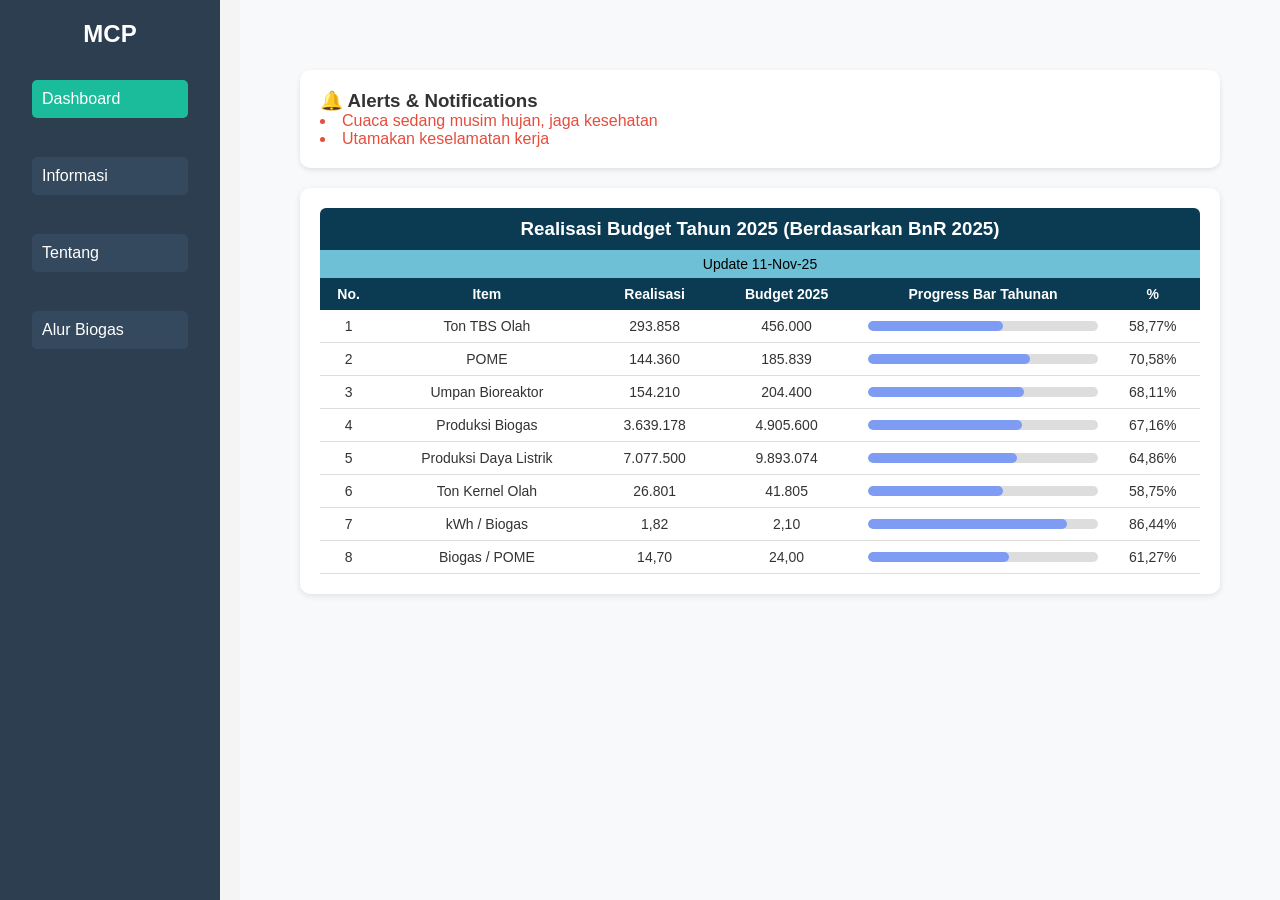
<file: index.html>
<!DOCTYPE html>
<html lang="id">
<head>
  <meta charset="UTF-8">
  <title>MCP Dashboard</title>
  <link rel="stylesheet" href="style.css">
</head>
<body>
  <!-- Sidebar -->
  <div class="sidebar">
    <h2>MCP</h2>
    <ul>
      <li><a href="index.html" class="active">Dashboard</a></li>
      <li><a href="inform.html">Informasi</a></li>
      <li><a href="about.html">Tentang</a></li>
	  <li><a href="alur.html">Alur Biogas</a></li>
    </ul>
  </div>

  <!-- Main -->
  <div class="main">
    
    <!-- Dashboard content -->
    <div class="dashboard">
	
		<div class="notifications">
			<h3>🔔 Alerts & Notifications</h3>
			<ul>
			  <li>Cuaca sedang musim hujan, jaga kesehatan</li>
			  <li>Utamakan keselamatan kerja</li>
			</ul>
		  </div>
	  
	  <!-- Progress Table -->
		<div class="progress-table">
		  <h3>Realisasi Budget Tahun 2025 (Berdasarkan BnR 2025)</h3>
		  <p class="update-date center">Update 11-Nov-25</p>

		  <table>
			<thead>
			  <tr>
				<th>No.</th>
				<th>Item</th>
				<th>Realisasi</th>
				<th>Budget 2025</th>
				<th>Progress Bar Tahunan</th>
				<th>%</th>
			  </tr>
			</thead>
			<tbody>
			  <tr>
				<td>1</td>
				<td>Ton TBS Olah</td>
				<td>293.858</td>
				<td>456.000</td>
				<td><div class="progress"><div class="bar" style="width:58.77%"></div></div></td>
				<td>58,77%</td>
			  </tr>
			  <tr>
				<td>2</td>
				<td>POME</td>
				<td>144.360</td>
				<td>185.839</td>
				<td><div class="progress"><div class="bar" style="width:70.58%"></div></div></td>
				<td>70,58%</td>
			  </tr>
			  <tr>
				<td>3</td>
				<td>Umpan Bioreaktor</td>
				<td>154.210</td>
				<td>204.400</td>
				<td><div class="progress"><div class="bar" style="width:68.11%"></div></div></td>
				<td>68,11%</td>
			  </tr>
			  <tr>
				<td>4</td>
				<td>Produksi Biogas</td>
				<td>3.639.178</td>
				<td>4.905.600</td>
				<td><div class="progress"><div class="bar" style="width:67.16%"></div></div></td>
				<td>67,16%</td>
			  </tr>
			  <tr>
				<td>5</td>
				<td>Produksi Daya Listrik</td>
				<td>7.077.500</td>
				<td>9.893.074</td>
				<td><div class="progress"><div class="bar" style="width:64.86%"></div></div></td>
				<td>64,86%</td>
			  </tr>
			  <tr>
				<td>6</td>
				<td>Ton Kernel Olah</td>
				<td>26.801</td>
				<td>41.805</td>
				<td><div class="progress"><div class="bar" style="width:58.75%"></div></div></td>
				<td>58,75%</td>
			  </tr>
			  <tr>
				<td>7</td>
				<td>kWh / Biogas</td>
				<td>1,82</td>
				<td>2,10</td>
				<td><div class="progress"><div class="bar" style="width:86.44%"></div></div></td>
				<td>86,44%</td>
			  </tr>
			  <tr>
				<td>8</td>
				<td>Biogas / POME</td>
				<td>14,70</td>
				<td>24,00</td>
				<td><div class="progress"><div class="bar" style="width:61.27%"></div></div></td>
				<td>61,27%</td>
			  </tr>
			</tbody>
		  </table>
		</div>

	  
    </div>
  </div>
</body>
</html>
</file>
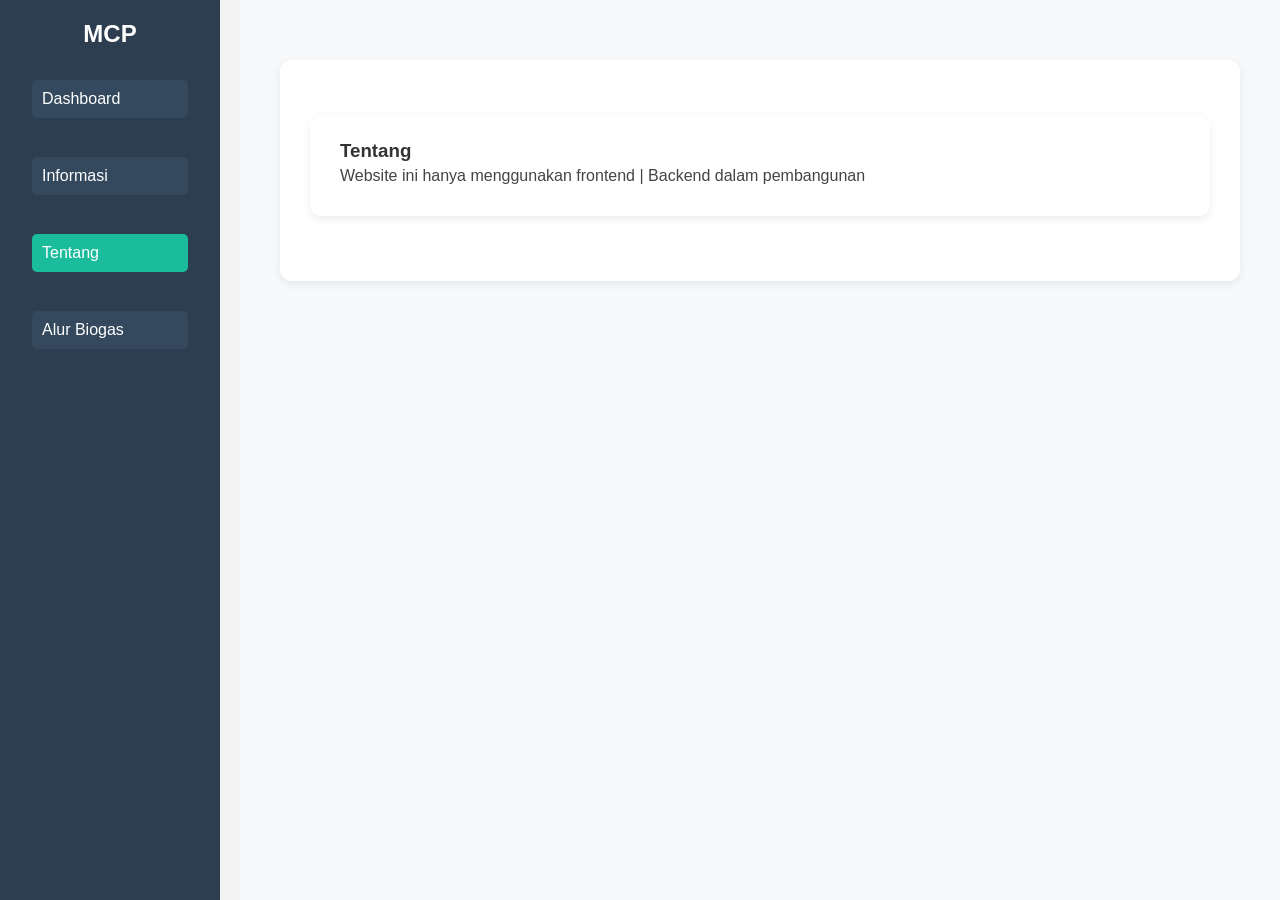
<file: about.html>
<!DOCTYPE html>
<html lang="id">
<head>
  <meta charset="UTF-8">
  <title>Scrubber - MCP</title>
  <link rel="stylesheet" href="style.css">
</head>
<body>
  <!-- Sidebar -->
  <div class="sidebar">
    <h2>MCP</h2>
    <ul>
      <li><a href="index.html"  >Dashboard</a></li>
      <li><a href="inform.html">Informasi</a></li>
      <li><a href="about.html" class="active">Tentang</a></li>
      <li><a href="alur.html">Alur Biogas</a></li>
    </ul>
  </div>

  <!-- Main Content -->
  <div class="main">
    <section class="station">
    <section id="bioreaktor" class="station">
    <h1>Tentang</h1>
      <p>Website ini hanya menggunakan frontend | Backend dalam pembangunan</p>

    </section>
  </div>
</body>
</html>
</file>
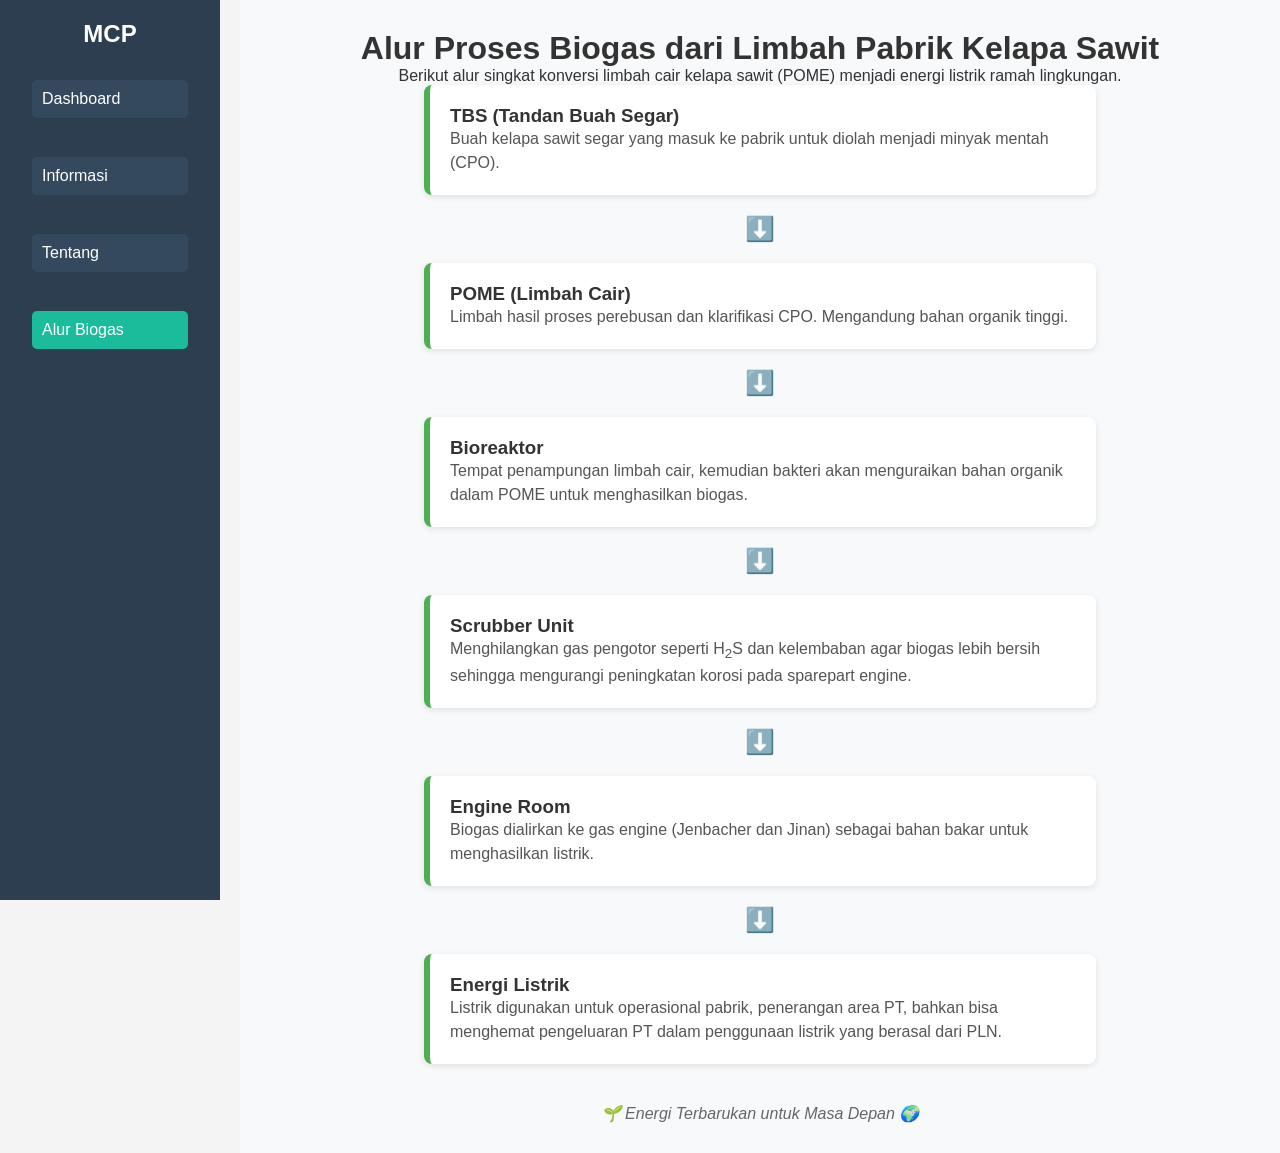
<file: alur.html>
<!DOCTYPE html>
<html lang="id">
<head>
  <meta charset="UTF-8">
  <title>Alur Biogas MCP</title>
  <link rel="stylesheet" href="style.css">
</head>
<body>
  <!-- Sidebar -->
  <div class="sidebar">
    <h2>MCP</h2>
    <ul>
      <li><a href="index.html">Dashboard</a></li>
      <li><a href="inform.html">Informasi</a></li>
      <li><a href="about.html">Tentang</a></li>
      <li><a href="alur.html" class="active">Alur Biogas</a></li>
    </ul>
  </div>

  <!-- Main Content -->
  <div class="main">
    <h1 class="center">Alur Proses Biogas dari Limbah Pabrik Kelapa Sawit</h1>
    <p class="center intro">
      Berikut alur singkat konversi limbah cair kelapa sawit (POME) menjadi energi listrik ramah lingkungan.
    </p>

    <div class="flowchart">
      <div class="step">
        <h3>TBS (Tandan Buah Segar)</h3>
        <p>Buah kelapa sawit segar yang masuk ke pabrik untuk diolah menjadi minyak mentah (CPO).</p>
      </div>
      <div class="arrow">⬇️</div>

      <div class="step">
        <h3>POME (Limbah Cair)</h3>
        <p>Limbah hasil proses perebusan dan klarifikasi CPO. Mengandung bahan organik tinggi.</p>
      </div>
      <div class="arrow">⬇️</div>

      <div class="step">
        <h3>Bioreaktor</h3>
        <p>Tempat penampungan limbah cair, kemudian bakteri akan menguraikan bahan organik dalam POME untuk menghasilkan biogas.</p>
      </div>
      <div class="arrow">⬇️</div>

      <div class="step">
        <h3>Scrubber Unit</h3>
        <p>Menghilangkan gas pengotor seperti H<sub>2</sub>S dan kelembaban agar biogas lebih bersih sehingga mengurangi peningkatan korosi pada sparepart engine.</p>
      </div>
      <div class="arrow">⬇️</div>

      <div class="step">
        <h3>Engine Room</h3>
        <p>Biogas dialirkan ke gas engine (Jenbacher dan Jinan)  sebagai bahan bakar untuk menghasilkan listrik.</p>
      </div>
      <div class="arrow">⬇️</div>

      <div class="step">
        <h3>Energi Listrik</h3>
        <p>Listrik digunakan untuk operasional pabrik, penerangan area PT, bahkan bisa menghemat pengeluaran PT dalam penggunaan listrik yang berasal dari PLN.</p>
      </div>
    </div>

    <p class="center footer-text">🌱 Energi Terbarukan untuk Masa Depan 🌍</p>
  </div>
</body>
</html>
</file>
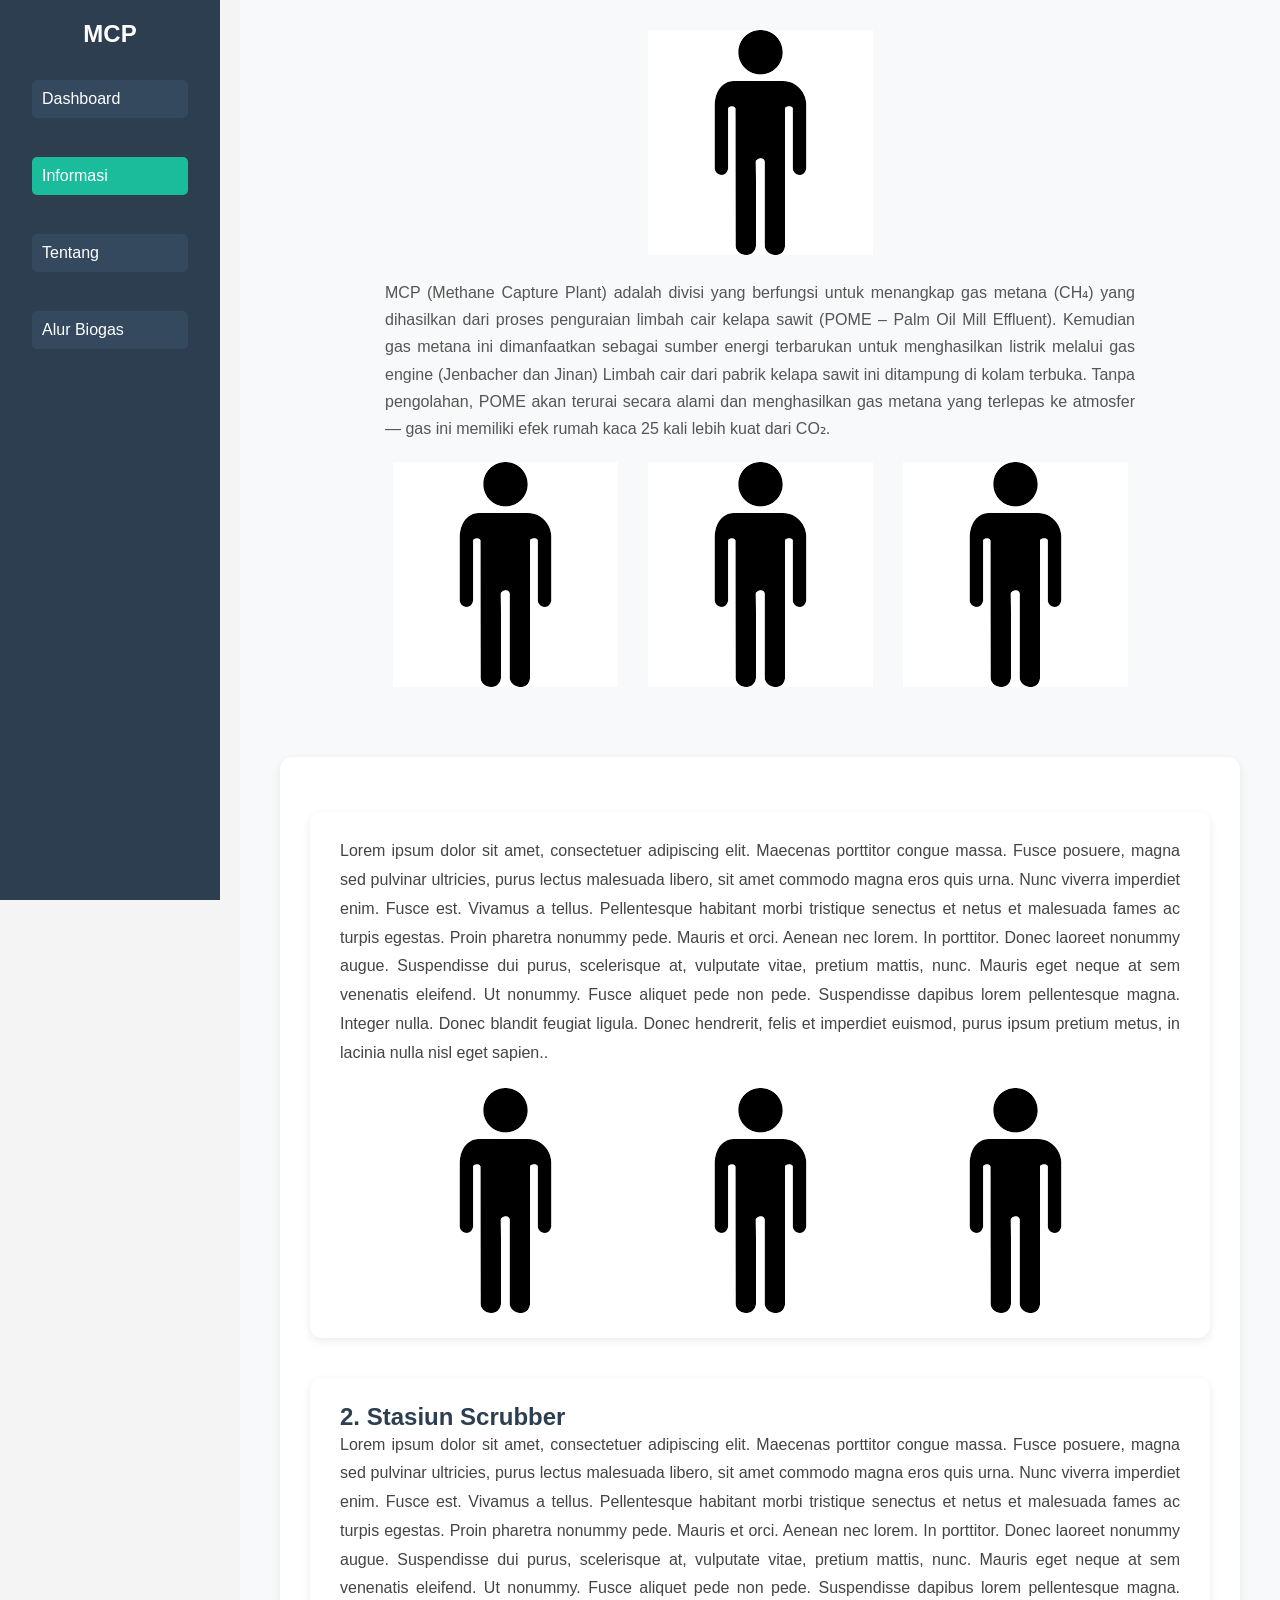
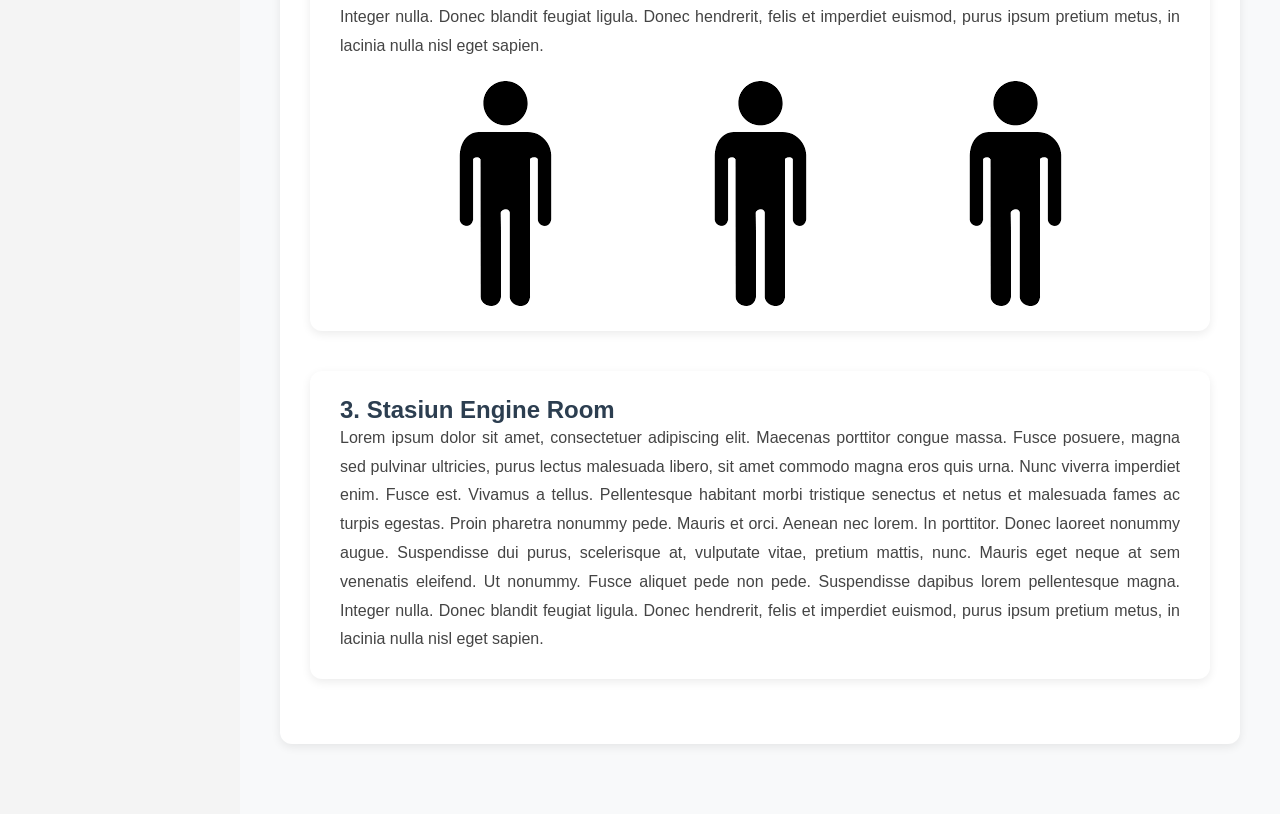
<file: inform.html>
<!DOCTYPE html>
<html lang="id">
<head>
  <meta charset="UTF-8">
  <title>Informasi - MCP</title>
  <link rel="stylesheet" href="style.css">
</head>
<body>
  <!-- Sidebar -->
  <div class="sidebar">
    <h2>MCP</h2>
    <div class="quick-nav">
</div>
    <ul>
      <li><a href="index.html">Dashboard</a></li>
      <li><a href="inform.html"  class="active">Informasi</a></li>
      <li><a href="about.html">Tentang</a></li>
      <li><a href="alur.html">Alur Biogas</a></li>
    </ul>
  </div>
  

  <!-- Main Content -->
  <div class="main">
    <section class="mcp">
    <img src="amrin.png" alt="Foto Area MCP" class="main-photo">
    <p class="desc">MCP (Methane Capture Plant) adalah divisi yang berfungsi untuk menangkap gas metana (CH₄) 
      yang dihasilkan dari proses penguraian limbah cair kelapa sawit (POME – Palm Oil Mill Effluent).
      Kemudian gas metana ini dimanfaatkan sebagai sumber energi terbarukan untuk menghasilkan listrik melalui gas engine (Jenbacher dan Jinan)
      Limbah cair dari pabrik kelapa sawit ini ditampung di kolam terbuka.
      Tanpa pengolahan, POME akan terurai secara alami dan menghasilkan gas metana yang terlepas ke atmosfer — gas 
      ini memiliki efek rumah kaca 25 kali lebih kuat dari CO₂.</p>

    <div class="photo-row">
      <img src="amrin.png" alt="Amrin">
      <img src="amrin.png" alt="Amrin">
      <img src="amrin.png" alt="Amrin">
    </div>
  </section>

  <section class="station">
    <section id="bioreaktor" class="station">
    <p>Lorem ipsum dolor sit amet, consectetuer adipiscing elit. Maecenas porttitor congue massa. Fusce posuere, magna sed pulvinar ultricies, purus lectus malesuada libero, sit amet commodo magna eros quis urna. Nunc viverra imperdiet enim. Fusce est. Vivamus a tellus. Pellentesque habitant morbi tristique senectus et netus et malesuada fames ac turpis egestas. Proin pharetra nonummy pede. Mauris et orci. Aenean nec lorem. In porttitor. Donec laoreet nonummy augue. Suspendisse dui purus, scelerisque at, vulputate vitae, pretium mattis, nunc. Mauris eget neque at sem venenatis eleifend. Ut nonummy. Fusce aliquet pede non pede. Suspendisse dapibus lorem pellentesque magna. Integer nulla. Donec blandit feugiat ligula. Donec hendrerit, felis et imperdiet euismod, purus ipsum pretium metus, in lacinia nulla nisl eget sapien..</p>

    <div class="photo-row">
      <img src="amrin.png" alt="Amrin">
      <img src="amrin.png" alt="Amrin">
      <img src="amrin.png" alt="Amrin">
    </div>
  </section>

  <section id="scrubber" class="station">
    <h2>2. Stasiun Scrubber</h2>
    <p>Lorem ipsum dolor sit amet, consectetuer adipiscing elit. Maecenas porttitor congue massa. Fusce posuere, magna sed pulvinar ultricies, purus lectus malesuada libero, sit amet commodo magna eros quis urna. Nunc viverra imperdiet enim. Fusce est. Vivamus a tellus. Pellentesque habitant morbi tristique senectus et netus et malesuada fames ac turpis egestas. Proin pharetra nonummy pede. Mauris et orci. Aenean nec lorem. In porttitor. Donec laoreet nonummy augue. Suspendisse dui purus, scelerisque at, vulputate vitae, pretium mattis, nunc. Mauris eget neque at sem venenatis eleifend. Ut nonummy. Fusce aliquet pede non pede. Suspendisse dapibus lorem pellentesque magna. Integer nulla. Donec blandit feugiat ligula. Donec hendrerit, felis et imperdiet euismod, purus ipsum pretium metus, in lacinia nulla nisl eget sapien.</p>
    <div class="photo-row">
      <img src="amrin.png" alt="Amrin">
      <img src="amrin.png" alt="Amrin">
      <img src="amrin.png" alt="Amrin">
    </div>
  </section>

  <section id="engine-room" class="station">
    <h2>3. Stasiun Engine Room</h2>
    <p>Lorem ipsum dolor sit amet, consectetuer adipiscing elit. Maecenas porttitor congue massa. Fusce posuere, magna sed pulvinar ultricies, purus lectus malesuada libero, sit amet commodo magna eros quis urna. Nunc viverra imperdiet enim. Fusce est. Vivamus a tellus. Pellentesque habitant morbi tristique senectus et netus et malesuada fames ac turpis egestas. Proin pharetra nonummy pede. Mauris et orci. Aenean nec lorem. In porttitor. Donec laoreet nonummy augue. Suspendisse dui purus, scelerisque at, vulputate vitae, pretium mattis, nunc. Mauris eget neque at sem venenatis eleifend. Ut nonummy. Fusce aliquet pede non pede. Suspendisse dapibus lorem pellentesque magna. Integer nulla. Donec blandit feugiat ligula. Donec hendrerit, felis et imperdiet euismod, purus ipsum pretium metus, in lacinia nulla nisl eget sapien.</p>
  </section>
  </div>
</body>
</html>
</file>
<file: style.css>
* {
  margin: 0; padding: 0; box-sizing: border-box;
  font-family: Arial, sans-serif;
}
body {
  display: flex; min-height: 100vh; background: #f5f6fa; color: #333;
}

/* Sidebar */
.sidebar {
  width: 220px; background: #2c3e50; color: #ecf0f1;
  padding: 20px; flex-shrink: 0;
}
.sidebar h2 {
  margin-bottom: 20px; text-align: center;
}
.sidebar ul {
  list-style: none;
}
.sidebar ul li {
  padding: 12px; margin-bottom: 10px; border-radius: 8px; cursor: pointer;
}
.sidebar ul li:hover {
  background: #34495e;
}

.sidebar ul li a {
color: #ecf0f1;
text-decoration: none;
display: block;
width: 100%;
}

.sidebar ul li a {
background: #34495e;
}

.sidebar ul li.active,
.sidebar ul li a.active {
background: #1abc9c;
}

/* Main content */
.main {
  flex: 1; display: flex; flex-direction: column;
}
.header {
  height: 60px; background: #fff; display: flex; align-items: center;
  justify-content: space-between; padding: 0 20px; border-bottom: 1px solid #ddd;
}
.header input {
  width: 300px; padding: 8px; border: 1px solid #ccc; border-radius: 6px;
}

.dashboard {
  padding: 20px; flex: 1; overflow: auto;
}

/* Cards */
.cards {
  display: grid; grid-template-columns: repeat(4,1fr);
  gap: 15px; margin-bottom: 20px;
}
.card {
  background: #fff; padding: 20px; border-radius: 10px;
  box-shadow: 0 2px 5px rgba(0,0,0,0.1);
}
.card h3 { font-size: 14px; color: #888; }
.card p { font-size: 20px; font-weight: bold; }

/* Filter bar */
.filter-bar {
  background: #fff; padding: 15px; margin-bottom: 20px;
  border-radius: 10px; box-shadow: 0 2px 5px rgba(0,0,0,0.1);
}
.filter-bar select,
.filter-bar input,
.filter-bar button {
  padding: 8px; margin-right: 10px;
  border: 1px solid #ccc; border-radius: 6px;
}
.filter-bar button {
  background: #2c3e50; color: #fff; cursor: pointer;
}
.filter-bar button:hover {
  background: #34495e;
}

/* Charts */
.charts {
  display: grid; grid-template-columns: 1fr 1fr; gap: 20px;
}
.chart {
  background: #fff; padding: 20px; border-radius: 10px;
  box-shadow: 0 2px 5px rgba(0,0,0,0.1); min-height: 200px;
}

/* Notifications */
.notifications {
  margin-top: 20px; background: #fff; padding: 20px;
  border-radius: 10px; box-shadow: 0 2px 5px rgba(0,0,0,0.1);
}
.notifications ul {
  list-style: disc inside; color: #e74c3c;
}

/* Progress Produksi MCP */
.progress-table {
  background-color: #fff;
  padding: 20px;
  border-radius: 10px;
  box-shadow: 0 2px 6px rgba(0,0,0,0.1);
  margin-top: 20px;
}

.progress-table h3 {
  background-color: #0a3b53;
  color: white;
  padding: 10px;
  text-align: center;
  border-radius: 6px 6px 0 0;
  margin-bottom: 0;
}

.progress-table .update-date {
  background-color: #6dc0d5;
  padding: 6px;
  text-align: center;
  font-size: 14px;
  color: #000;
  font-weight: 500;
}

.progress-table table {
  width: 100%;
  border-collapse: collapse;
  font-size: 14px;
}

.progress-table th {
  background-color: #0a3b53;
  color: #fff;
  padding: 8px;
}

.progress-table td {
  text-align: center;
  padding: 8px;
  border-bottom: 1px solid #ddd;
}

.progress {
  width: 100%;
  height: 10px;
  background-color: #ddd;
  border-radius: 5px;
  overflow: hidden;
}

.progress .bar {
  height: 10px;
  background-color: #7f9cf5;
  border-radius: 5px;
}

.center {
  text-align: center;
}


/* Layout untuk halaman Engine Room */
.employee-section {
  display: flex;
  justify-content: center;
  gap: 40px;
  margin: 20px 0;
}

.employee-card {
  text-align: center;
}

.employee-card img {
  width: 150px;
  height: 150px;
  border-radius: 10px;
  object-fit: cover;
  box-shadow: 0 2px 8px rgba(0,0,0,0.2);
}

.jobdesc {
  margin-top: 30px;
  background: #f4f6f8;
  padding: 20px;
  border-radius: 10px;
}

.jobdesc h2 {
  margin-bottom: 10px;
  color: #2c3e50;
}

.jobdesc ul {
  list-style-type: disc;
  padding-left: 20px;
}

body {
  font-family: Arial, sans-serif;
  margin: 40px;
  background: #f7f7f7;
  color: #333;
}



.desc {
  text-align: justify;
  margin: 20px auto;
  max-width: 700px;
  font-size: 16px;
  line-height: 1.6;
}


.station {
  background: #fff;
  border-radius: 12px;
  padding: 25px;
  margin: 30px 0;
  box-shadow: 0 2px 8px rgba(0,0,0,0.1);
}

.station h2 {
  margin-top: 0;
  color: #2c3e50;
}

/* ==== Struktur umum (sama seperti index.html) ==== */
body {
  font-family: Arial, sans-serif;
  margin: 0;
  display: flex;
  min-height: 100vh;
  background-color: #f4f4f4;
  color: #333;
}

/* Sidebar kiri */
.sidebar {
  width: 220px;
  background-color: #2c3e50;
  color: #fff;
  padding: 20px;
  flex-shrink: 0;
  position: fixed;
  height: 100%;
}

.sidebar h2 {
  text-align: center;
  margin-bottom: 20px;
}

.sidebar ul {
  list-style: none;
  padding: 0;
}

.sidebar ul li {
  margin: 15px 0;
}

.sidebar ul li a {
  color: #fff;
  text-decoration: none;
  display: block;
  padding: 10px;
  border-radius: 5px;
  transition: background 0.3s;
}

.sidebar ul li a:hover,
.sidebar ul li a.active {
  background-color: #1abc9c;
}

/* ==== Konten utama ==== */
.main {
  margin-left: 240px;
  padding: 30px 40px;
  background-color: #f8f9fa;
  flex-grow: 1;
}

/* ==== Bagian Foto Utama MCP ==== */
.mcp {
  text-align: center;
  margin-bottom: 40px;
}


.desc {
  margin: 20px auto;
  max-width: 750px;
  font-size: 16px;
  line-height: 1.7;
  color: #555;
}



/* ==== Bagian Setiap Stasiun ==== */
.station {
  background-color: #fff;
  border-radius: 12px;
  padding: 25px 30px;
  margin-bottom: 40px;
  box-shadow: 0 3px 10px rgba(0,0,0,0.08);
}

.station h2 {
  margin-top: 0;
  color: #2c3e50;
}

.station p {
  text-align: justify;
  line-height: 1.8;
  color: #444;
}

/* ==== Responsif untuk layar kecil ==== */
@media (max-width: 768px) {
  .main {
    margin-left: 0;
    padding: 20px;
  }

  .sidebar {
    position: relative;
    width: 100%;
    height: auto;
  }

}


/* Flowchart */
.flowchart {
  display: flex;
  flex-direction: column;
  align-items: center;
  gap: 20px;
}

.step {
  background-color: #ffffff;
  border-left: 6px solid #4caf50;
  padding: 20px;
  width: 70%;
  box-shadow: 0 2px 6px rgba(0,0,0,0.1);
  border-radius: 8px;
  transition: transform 0.2s;
}

.step:hover {
  transform: scale(1.03);
}

.step h3 {
  margin-top: 0;
  color: #333;
}

.step p {
  color: #555;
  line-height: 1.5;
}

.arrow {
  font-size: 24px;
}

.footer-text {
  margin-top: 40px;
  color: #666;
  font-style: italic;
}

.photo-row {
  display: flex;
  justify-content: center;
  gap: 30px;
  flex-wrap: wrap; /* Biar responsif di layar kecil */
  margin-top: 20px;
}

.photo-card {
  text-align: center;
}

.photo-card img {
  width: 150px;
  height: 150px;
  border-radius: 10px;
  object-fit: cover;
  box-shadow: 0 2px 8px rgba(0, 0, 0, 0.2);
}

.photo-card p {
  margin-top: 8px;
  font-size: 14px;
  color: #555;
}
</file>
